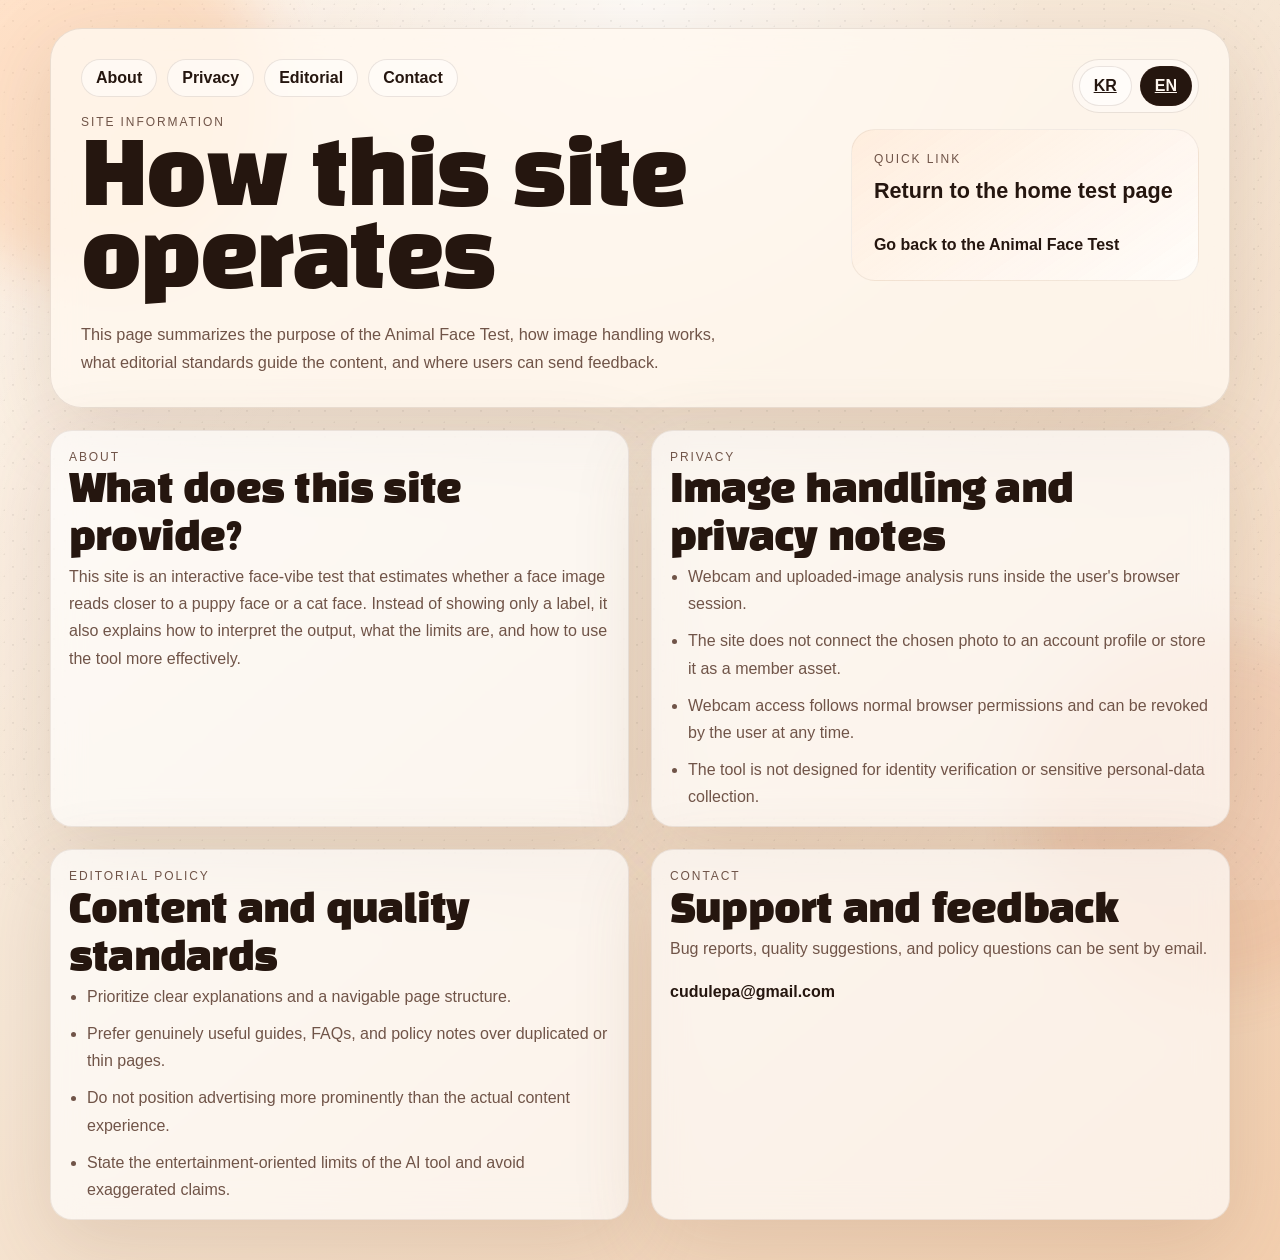
<file: site-info-en.html>
<!DOCTYPE html>
<html lang="en">
<head>

    <meta charset="UTF-8">
    <meta name="viewport" content="width=device-width, initial-scale=1.0">
    <meta name="description" content="Read the purpose of the Animal Face Test, how image handling works, the site's editorial standards, privacy notes, and the contact path.">
    <meta name="robots" content="index,follow,max-image-preview:large,max-snippet:-1,max-video-preview:-1">
    <meta name="googlebot" content="index,follow,max-image-preview:large,max-snippet:-1,max-video-preview:-1">
    <meta name="theme-color" content="#db6b3f">
    <meta name="author" content="Animal Face Test">
    <meta name="format-detection" content="telephone=no">
    <meta name="google-adsense-account" content="ca-pub-7308725012843259">
    <title>Site Information | Animal Face Test Privacy, Purpose, and Policy</title>
    <link rel="canonical" href="https://product-builder-lecture-dca.pages.dev/site-info-en.html">
    <link rel="alternate" hreflang="ko" href="https://product-builder-lecture-dca.pages.dev/site-info.html">
    <link rel="alternate" hreflang="en" href="https://product-builder-lecture-dca.pages.dev/site-info-en.html">
    <link rel="alternate" hreflang="x-default" href="https://product-builder-lecture-dca.pages.dev/site-info.html">
    <link rel="alternate" type="application/rss+xml" title="Animal Face Test RSS" href="https://product-builder-lecture-dca.pages.dev/rss.xml">
    <link rel="sitemap" type="application/xml" title="Sitemap" href="https://product-builder-lecture-dca.pages.dev/sitemap.xml">
    <link rel="manifest" href="https://product-builder-lecture-dca.pages.dev/site.webmanifest">
    <meta property="og:site_name" content="Animal Face Test">
    <meta property="og:type" content="website">
    <meta property="og:title" content="Site Information | Animal Face Test Privacy, Purpose, and Policy">
    <meta property="og:description" content="Read the purpose of the Animal Face Test, how image handling works, the site's editorial standards, privacy notes, and the contact path.">
    <meta property="og:url" content="https://product-builder-lecture-dca.pages.dev/site-info-en.html">
    <meta property="og:locale" content="en_US">
    <meta property="og:image" content="https://product-builder-lecture-dca.pages.dev/og-image.svg?v=20260410">
    <meta property="og:image:type" content="image/svg+xml">
    <meta property="og:image:width" content="1200">
    <meta property="og:image:height" content="630">
    <meta property="og:image:alt" content="Animal Face Test preview image">
    <meta name="twitter:card" content="summary_large_image">
    <meta name="twitter:title" content="Site Information | Animal Face Test Privacy, Purpose, and Policy">
    <meta name="twitter:description" content="Read the purpose of the Animal Face Test, how image handling works, the site's editorial standards, privacy notes, and the contact path.">
    <meta name="twitter:image" content="https://product-builder-lecture-dca.pages.dev/og-image.svg?v=20260410">
    <link rel="dns-prefetch" href="//fonts.googleapis.com">
    <link rel="dns-prefetch" href="//fonts.gstatic.com">
    <link rel="preconnect" href="https://fonts.googleapis.com">
    <link rel="preconnect" href="https://fonts.gstatic.com" crossorigin>
    <link rel="preload" href="https://fonts.googleapis.com/css2?family=Black+Han+Sans&family=SUIT:wght@400;500;700;800&display=swap" as="style">
    <link rel="stylesheet" href="https://fonts.googleapis.com/css2?family=Black+Han+Sans&family=SUIT:wght@400;500;700;800&display=swap" media="print" onload="this.media='all'">
    <link rel="preload" href="/style.css?v=20260410" as="style">
    <link rel="stylesheet" href="/style.css?v=20260410">
    <link rel="icon" href="/favicon.ico?v=20260410" sizes="any">
    <link rel="icon" href="/favicon-animal.svg?v=20260410" type="image/svg+xml" sizes="any">
    <link rel="alternate icon" href="/favicon.svg?v=20260410" type="image/svg+xml">
    <link rel="shortcut icon" href="/favicon.ico?v=20260410" type="image/x-icon">
    <noscript>
        <link rel="stylesheet" href="https://fonts.googleapis.com/css2?family=Black+Han+Sans&family=SUIT:wght@400;500;700;800&display=swap">
    </noscript>
    <script type="application/ld+json">{"@context": "https://schema.org", "@type": "Organization", "@id": "https://product-builder-lecture-dca.pages.dev/#organization", "name": "Animal Face Test", "url": "https://product-builder-lecture-dca.pages.dev/", "logo": {"@type": "ImageObject", "url": "https://product-builder-lecture-dca.pages.dev/favicon-animal.svg?v=20260410"}, "contactPoint": [{"@type": "ContactPoint", "contactType": "customer support", "email": "cudulepa@gmail.com", "availableLanguage": ["Korean", "English"]}]}</script>
    <script type="application/ld+json">{"@context": "https://schema.org", "@type": "WebSite", "@id": "https://product-builder-lecture-dca.pages.dev/#website", "name": "Animal Face Test", "url": "https://product-builder-lecture-dca.pages.dev/", "description": "강아지상 테스트와 고양이상 테스트를 웹캠 또는 사진으로 바로 해보고, AI 얼굴 분위기 분석 결과와 해석, 정확도 팁, 개인정보 안내까지 한 번에 확인하세요.", "publisher": {"@id": "https://product-builder-lecture-dca.pages.dev/#organization"}, "inLanguage": ["ko", "en"]}</script>
    <script type="application/ld+json">{"@context": "https://schema.org", "@type": "AboutPage", "@id": "https://product-builder-lecture-dca.pages.dev/site-info-en.html#webpage", "url": "https://product-builder-lecture-dca.pages.dev/site-info-en.html", "name": "Site Information | Animal Face Test Privacy, Purpose, and Policy", "description": "Read the purpose of the Animal Face Test, how image handling works, the site's editorial standards, privacy notes, and the contact path.", "isPartOf": {"@id": "https://product-builder-lecture-dca.pages.dev/#website"}, "inLanguage": "en", "primaryImageOfPage": {"@type": "ImageObject", "url": "https://product-builder-lecture-dca.pages.dev/og-image.svg?v=20260410"}, "publisher": {"@id": "https://product-builder-lecture-dca.pages.dev/#organization"}}</script>
</head>
<body>
    <noscript>
        <div class="noscript-banner">This page can be read without JavaScript, but some interactive elements may be unavailable.</div>
    </noscript>
    <div class="noise"></div>
    <div class="blob blob-one"></div>
    <div class="blob blob-two"></div>

    <main class="subpage-shell">
        <section class="hero-card subpage-hero">
            <div>
                <nav class="site-nav" aria-label="Page navigation">
                    <a href="#about">About</a>
                    <a href="#privacy">Privacy</a>
                    <a href="#editorial">Editorial</a>
                    <a href="#contact">Contact</a>
                </nav>
                <p class="eyebrow">SITE INFORMATION</p>
                <h1>How this site operates</h1>
                <p class="hero-description">This page summarizes the purpose of the Animal Face Test, how image handling works, what editorial standards guide the content, and where users can send feedback.</p>
            </div>
            <div class="hero-side">
                <nav class="locale-switch" aria-label="Language switcher">
                    <a class="locale-link" href="./site-info.html">KR</a>
                    <a class="locale-link active" href="./site-info-en.html">EN</a>
                </nav>
                <div class="stat-card">
                    <p class="stat-label">Quick Link</p>
                    <strong>Return to the home test page</strong>
                    <p class="stat-copy"><a class="text-link" href="./en.html">Go back to the Animal Face Test</a></p>
                </div>
            </div>
        </section>

        <section class="subpage-grid">
            <article class="panel subpage-card" id="about">
                <p class="section-label">About</p>
                <h2>What does this site provide?</h2>
                <p>This site is an interactive face-vibe test that estimates whether a face image reads closer to a puppy face or a cat face. Instead of showing only a label, it also explains how to interpret the output, what the limits are, and how to use the tool more effectively.</p>
            </article>
            <article class="panel subpage-card" id="privacy">
                <p class="section-label">Privacy</p>
                <h2>Image handling and privacy notes</h2>
                <ul class="tip-list">
                    <li>Webcam and uploaded-image analysis runs inside the user's browser session.</li>
                    <li>The site does not connect the chosen photo to an account profile or store it as a member asset.</li>
                    <li>Webcam access follows normal browser permissions and can be revoked by the user at any time.</li>
                    <li>The tool is not designed for identity verification or sensitive personal-data collection.</li>
                </ul>
            </article>
            <article class="panel subpage-card" id="editorial">
                <p class="section-label">Editorial Policy</p>
                <h2>Content and quality standards</h2>
                <ul class="tip-list">
                    <li>Prioritize clear explanations and a navigable page structure.</li>
                    <li>Prefer genuinely useful guides, FAQs, and policy notes over duplicated or thin pages.</li>
                    <li>Do not position advertising more prominently than the actual content experience.</li>
                    <li>State the entertainment-oriented limits of the AI tool and avoid exaggerated claims.</li>
                </ul>
            </article>
            <article class="panel subpage-card" id="contact">
                <p class="section-label">Contact</p>
                <h2>Support and feedback</h2>
                <p>Bug reports, quality suggestions, and policy questions can be sent by email.</p>
                <p><a class="text-link" href="mailto:cudulepa@gmail.com">cudulepa@gmail.com</a></p>
            </article>
        </section>
    </main>
</body>
</html>
</file>
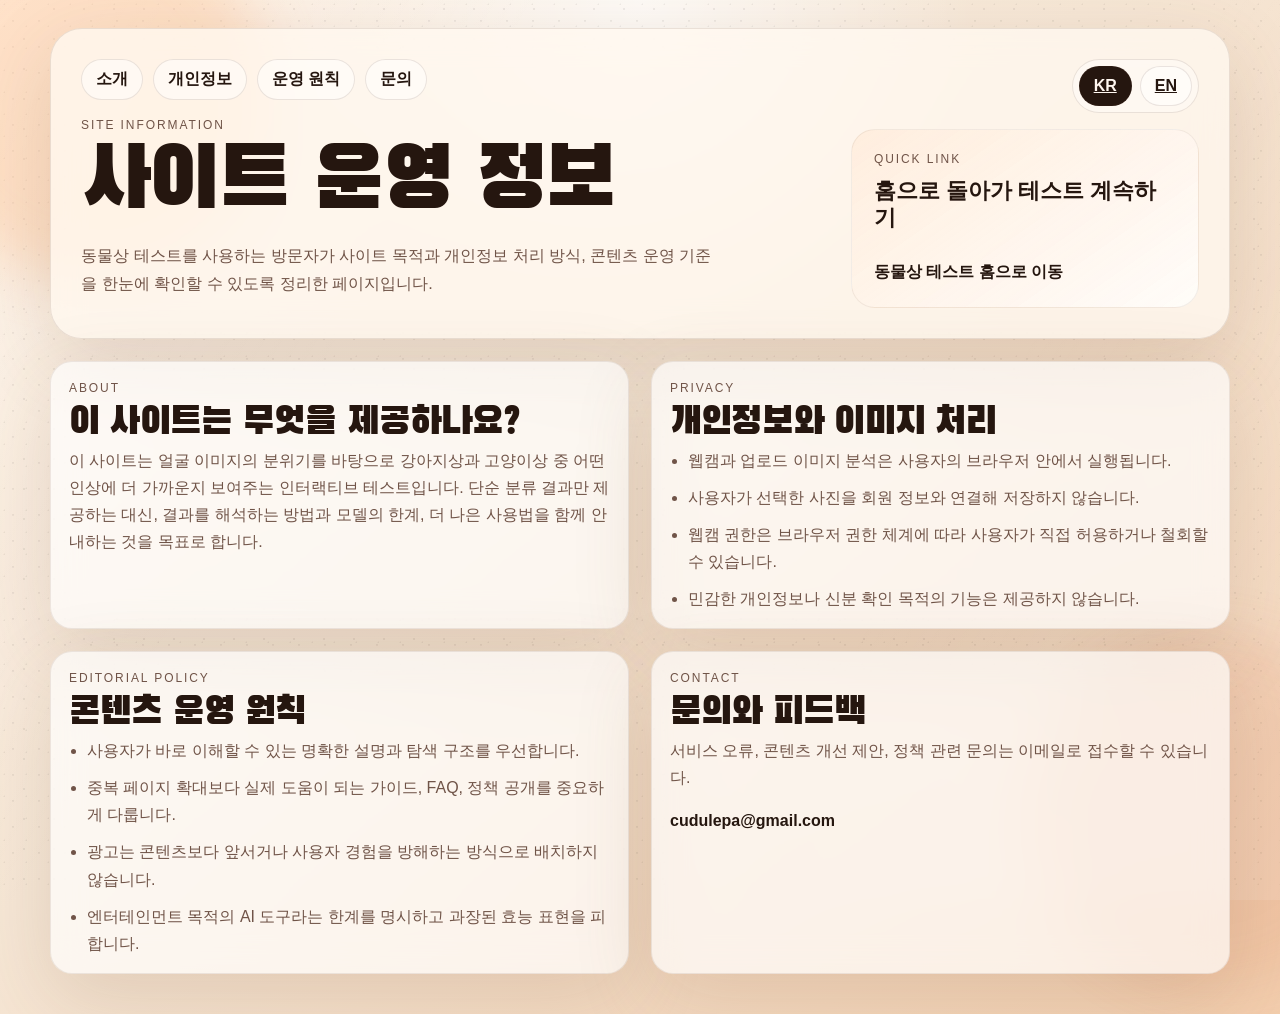
<file: site-info.html>
<!DOCTYPE html>
<html lang="ko">
<head>

    <meta charset="UTF-8">
    <meta name="viewport" content="width=device-width, initial-scale=1.0">
    <meta name="description" content="동물상 테스트 사이트의 운영 목적, 이미지 처리 방식, 개인정보 안내, 콘텐츠 운영 원칙, 문의 경로를 확인할 수 있는 사이트 정보 페이지입니다.">
    <meta name="robots" content="index,follow,max-image-preview:large,max-snippet:-1,max-video-preview:-1">
    <meta name="googlebot" content="index,follow,max-image-preview:large,max-snippet:-1,max-video-preview:-1">
    <meta name="theme-color" content="#db6b3f">
    <meta name="author" content="Animal Face Test">
    <meta name="format-detection" content="telephone=no">
    <meta name="google-adsense-account" content="ca-pub-7308725012843259">
    <title>사이트 정보 | 동물상 테스트 운영 목적, 개인정보, 운영 원칙</title>
    <link rel="canonical" href="https://product-builder-lecture-dca.pages.dev/site-info.html">
    <link rel="alternate" hreflang="ko" href="https://product-builder-lecture-dca.pages.dev/site-info.html">
    <link rel="alternate" hreflang="en" href="https://product-builder-lecture-dca.pages.dev/site-info-en.html">
    <link rel="alternate" hreflang="x-default" href="https://product-builder-lecture-dca.pages.dev/site-info.html">
    <link rel="alternate" type="application/rss+xml" title="Animal Face Test RSS" href="https://product-builder-lecture-dca.pages.dev/rss.xml">
    <link rel="sitemap" type="application/xml" title="Sitemap" href="https://product-builder-lecture-dca.pages.dev/sitemap.xml">
    <link rel="manifest" href="https://product-builder-lecture-dca.pages.dev/site.webmanifest">
    <meta property="og:site_name" content="Animal Face Test">
    <meta property="og:type" content="website">
    <meta property="og:title" content="사이트 정보 | 동물상 테스트 운영 목적, 개인정보, 운영 원칙">
    <meta property="og:description" content="동물상 테스트 사이트의 운영 목적, 이미지 처리 방식, 개인정보 안내, 콘텐츠 운영 원칙, 문의 경로를 확인할 수 있는 사이트 정보 페이지입니다.">
    <meta property="og:url" content="https://product-builder-lecture-dca.pages.dev/site-info.html">
    <meta property="og:locale" content="ko_KR">
    <meta property="og:image" content="https://product-builder-lecture-dca.pages.dev/og-image.svg?v=20260410">
    <meta property="og:image:type" content="image/svg+xml">
    <meta property="og:image:width" content="1200">
    <meta property="og:image:height" content="630">
    <meta property="og:image:alt" content="Animal Face Test preview image">
    <meta name="twitter:card" content="summary_large_image">
    <meta name="twitter:title" content="사이트 정보 | 동물상 테스트 운영 목적, 개인정보, 운영 원칙">
    <meta name="twitter:description" content="동물상 테스트 사이트의 운영 목적, 이미지 처리 방식, 개인정보 안내, 콘텐츠 운영 원칙, 문의 경로를 확인할 수 있는 사이트 정보 페이지입니다.">
    <meta name="twitter:image" content="https://product-builder-lecture-dca.pages.dev/og-image.svg?v=20260410">
    <link rel="dns-prefetch" href="//fonts.googleapis.com">
    <link rel="dns-prefetch" href="//fonts.gstatic.com">
    <link rel="preconnect" href="https://fonts.googleapis.com">
    <link rel="preconnect" href="https://fonts.gstatic.com" crossorigin>
    <link rel="preload" href="https://fonts.googleapis.com/css2?family=Black+Han+Sans&family=SUIT:wght@400;500;700;800&display=swap" as="style">
    <link rel="stylesheet" href="https://fonts.googleapis.com/css2?family=Black+Han+Sans&family=SUIT:wght@400;500;700;800&display=swap" media="print" onload="this.media='all'">
    <link rel="preload" href="/style.css?v=20260410" as="style">
    <link rel="stylesheet" href="/style.css?v=20260410">
    <link rel="icon" href="/favicon.ico?v=20260410" sizes="any">
    <link rel="icon" href="/favicon-animal.svg?v=20260410" type="image/svg+xml" sizes="any">
    <link rel="alternate icon" href="/favicon.svg?v=20260410" type="image/svg+xml">
    <link rel="shortcut icon" href="/favicon.ico?v=20260410" type="image/x-icon">
    <noscript>
        <link rel="stylesheet" href="https://fonts.googleapis.com/css2?family=Black+Han+Sans&family=SUIT:wght@400;500;700;800&display=swap">
    </noscript>
    <script type="application/ld+json">{"@context": "https://schema.org", "@type": "Organization", "@id": "https://product-builder-lecture-dca.pages.dev/#organization", "name": "Animal Face Test", "url": "https://product-builder-lecture-dca.pages.dev/", "logo": {"@type": "ImageObject", "url": "https://product-builder-lecture-dca.pages.dev/favicon-animal.svg?v=20260410"}, "contactPoint": [{"@type": "ContactPoint", "contactType": "customer support", "email": "cudulepa@gmail.com", "availableLanguage": ["Korean", "English"]}]}</script>
    <script type="application/ld+json">{"@context": "https://schema.org", "@type": "WebSite", "@id": "https://product-builder-lecture-dca.pages.dev/#website", "name": "Animal Face Test", "url": "https://product-builder-lecture-dca.pages.dev/", "description": "강아지상 테스트와 고양이상 테스트를 웹캠 또는 사진으로 바로 해보고, AI 얼굴 분위기 분석 결과와 해석, 정확도 팁, 개인정보 안내까지 한 번에 확인하세요.", "publisher": {"@id": "https://product-builder-lecture-dca.pages.dev/#organization"}, "inLanguage": ["ko", "en"]}</script>
    <script type="application/ld+json">{"@context": "https://schema.org", "@type": "AboutPage", "@id": "https://product-builder-lecture-dca.pages.dev/site-info.html#webpage", "url": "https://product-builder-lecture-dca.pages.dev/site-info.html", "name": "사이트 정보 | 동물상 테스트 운영 목적, 개인정보, 운영 원칙", "description": "동물상 테스트 사이트의 운영 목적, 이미지 처리 방식, 개인정보 안내, 콘텐츠 운영 원칙, 문의 경로를 확인할 수 있는 사이트 정보 페이지입니다.", "isPartOf": {"@id": "https://product-builder-lecture-dca.pages.dev/#website"}, "inLanguage": "ko", "primaryImageOfPage": {"@type": "ImageObject", "url": "https://product-builder-lecture-dca.pages.dev/og-image.svg?v=20260410"}, "publisher": {"@id": "https://product-builder-lecture-dca.pages.dev/#organization"}}</script>
</head>
<body>
    <noscript>
        <div class="noscript-banner">이 페이지는 JavaScript 없이도 읽을 수 있지만, 일부 상호작용 요소는 비활성화될 수 있습니다.</div>
    </noscript>
    <div class="noise"></div>
    <div class="blob blob-one"></div>
    <div class="blob blob-two"></div>

    <main class="subpage-shell">
        <section class="hero-card subpage-hero">
            <div>
                <nav class="site-nav" aria-label="페이지 탐색">
                    <a href="#about">소개</a>
                    <a href="#privacy">개인정보</a>
                    <a href="#editorial">운영 원칙</a>
                    <a href="#contact">문의</a>
                </nav>
                <p class="eyebrow">SITE INFORMATION</p>
                <h1>사이트 운영 정보</h1>
                <p class="hero-description">동물상 테스트를 사용하는 방문자가 사이트 목적과 개인정보 처리 방식, 콘텐츠 운영 기준을 한눈에 확인할 수 있도록 정리한 페이지입니다.</p>
            </div>
            <div class="hero-side">
                <nav class="locale-switch" aria-label="언어 선택">
                    <a class="locale-link active" href="./site-info.html">KR</a>
                    <a class="locale-link" href="./site-info-en.html">EN</a>
                </nav>
                <div class="stat-card">
                    <p class="stat-label">Quick Link</p>
                    <strong>홈으로 돌아가 테스트 계속하기</strong>
                    <p class="stat-copy"><a class="text-link" href="./index.html">동물상 테스트 홈으로 이동</a></p>
                </div>
            </div>
        </section>

        <section class="subpage-grid">
            <article class="panel subpage-card" id="about">
                <p class="section-label">About</p>
                <h2>이 사이트는 무엇을 제공하나요?</h2>
                <p>이 사이트는 얼굴 이미지의 분위기를 바탕으로 강아지상과 고양이상 중 어떤 인상에 더 가까운지 보여주는 인터랙티브 테스트입니다. 단순 분류 결과만 제공하는 대신, 결과를 해석하는 방법과 모델의 한계, 더 나은 사용법을 함께 안내하는 것을 목표로 합니다.</p>
            </article>
            <article class="panel subpage-card" id="privacy">
                <p class="section-label">Privacy</p>
                <h2>개인정보와 이미지 처리</h2>
                <ul class="tip-list">
                    <li>웹캠과 업로드 이미지 분석은 사용자의 브라우저 안에서 실행됩니다.</li>
                    <li>사용자가 선택한 사진을 회원 정보와 연결해 저장하지 않습니다.</li>
                    <li>웹캠 권한은 브라우저 권한 체계에 따라 사용자가 직접 허용하거나 철회할 수 있습니다.</li>
                    <li>민감한 개인정보나 신분 확인 목적의 기능은 제공하지 않습니다.</li>
                </ul>
            </article>
            <article class="panel subpage-card" id="editorial">
                <p class="section-label">Editorial Policy</p>
                <h2>콘텐츠 운영 원칙</h2>
                <ul class="tip-list">
                    <li>사용자가 바로 이해할 수 있는 명확한 설명과 탐색 구조를 우선합니다.</li>
                    <li>중복 페이지 확대보다 실제 도움이 되는 가이드, FAQ, 정책 공개를 중요하게 다룹니다.</li>
                    <li>광고는 콘텐츠보다 앞서거나 사용자 경험을 방해하는 방식으로 배치하지 않습니다.</li>
                    <li>엔터테인먼트 목적의 AI 도구라는 한계를 명시하고 과장된 효능 표현을 피합니다.</li>
                </ul>
            </article>
            <article class="panel subpage-card" id="contact">
                <p class="section-label">Contact</p>
                <h2>문의와 피드백</h2>
                <p>서비스 오류, 콘텐츠 개선 제안, 정책 관련 문의는 이메일로 접수할 수 있습니다.</p>
                <p><a class="text-link" href="mailto:cudulepa@gmail.com">cudulepa@gmail.com</a></p>
            </article>
        </section>
    </main>
</body>
</html>
</file>
<file: style.css>
:root {
    --bg: #f7f1e8;
    --surface: rgba(255, 248, 239, 0.8);
    --surface-strong: #fffaf4;
    --line: rgba(83, 52, 32, 0.12);
    --text: #25160f;
    --muted: #705448;
    --accent: #db6b3f;
    --accent-strong: #bf4c2d;
    --accent-soft: #ffd8ba;
    --card-shadow: 0 24px 80px rgba(110, 73, 48, 0.16);
    --bar-track: rgba(94, 58, 37, 0.09);
}

* {
    box-sizing: border-box;
}

html {
    scroll-behavior: smooth;
}

body {
    margin: 0;
    min-height: 100vh;
    padding: 28px 18px 40px;
    font-family: "SUIT", "Noto Sans KR", sans-serif;
    color: var(--text);
    background:
        radial-gradient(circle at top, rgba(255, 255, 255, 0.75), transparent 28%),
        linear-gradient(140deg, #fff5eb 0%, #f6e7d6 44%, #f3cfaf 100%);
    position: relative;
    overflow-x: hidden;
}

.noscript-banner {
    position: relative;
    z-index: 2;
    width: min(1180px, calc(100% - 36px));
    margin: 0 auto 16px;
    padding: 14px 18px;
    border: 1px solid rgba(120, 73, 42, 0.14);
    border-radius: 18px;
    background: rgba(255, 250, 244, 0.92);
    color: var(--text);
    box-shadow: 0 16px 48px rgba(110, 73, 48, 0.12);
}

body::before {
    content: "";
    position: fixed;
    inset: 0;
    background:
        linear-gradient(120deg, rgba(255, 255, 255, 0.12), transparent 30%),
        linear-gradient(300deg, rgba(255, 255, 255, 0.16), transparent 32%);
    pointer-events: none;
}

.noise {
    position: fixed;
    inset: 0;
    opacity: 0.06;
    background-image:
        radial-gradient(circle at 20% 20%, #000 0.8px, transparent 1px),
        radial-gradient(circle at 80% 30%, #000 0.8px, transparent 1px),
        radial-gradient(circle at 50% 80%, #000 0.8px, transparent 1px);
    background-size: 22px 22px, 30px 30px, 26px 26px;
    pointer-events: none;
}

.blob {
    position: fixed;
    width: 360px;
    height: 360px;
    border-radius: 999px;
    filter: blur(28px);
    opacity: 0.45;
    pointer-events: none;
}

.blob-one {
    top: -80px;
    left: -90px;
    background: rgba(255, 184, 128, 0.75);
}

.blob-two {
    right: -110px;
    bottom: -90px;
    background: rgba(219, 107, 63, 0.28);
}

.page-shell,
.subpage-shell {
    width: min(1180px, 100%);
    margin: 0 auto;
    display: grid;
    gap: 22px;
    position: relative;
    z-index: 1;
}

.hero-card,
.panel {
    background: var(--surface);
    border: 1px solid var(--line);
    border-radius: 32px;
    box-shadow: var(--card-shadow);
    backdrop-filter: blur(16px);
}

.hero-card {
    padding: 30px;
    display: grid;
    grid-template-columns: minmax(0, 1.5fr) minmax(240px, 0.7fr);
    gap: 24px;
}

.eyebrow,
.section-label,
.result-kicker,
.match-label,
.stat-label {
    margin: 0;
    letter-spacing: 0.16em;
    text-transform: uppercase;
    font-size: 0.75rem;
    color: var(--muted);
}

h1,
h2,
h3 {
    margin: 0;
    font-family: "Black Han Sans", "SUIT", sans-serif;
    font-weight: 400;
    letter-spacing: -0.02em;
}

h1 {
    margin-top: 10px;
    font-size: clamp(2.8rem, 7vw, 5.4rem);
    line-height: 0.95;
}

h2 {
    font-size: clamp(1.8rem, 4vw, 2.4rem);
}

h3 {
    font-size: clamp(1.45rem, 3vw, 1.9rem);
}

p,
ul {
    margin: 0;
}

.hero-description,
.status-text,
.result-summary,
.match-card p,
.stat-copy,
.score-meta,
.section-copy,
details p,
.site-footer p,
.tip-list,
.story-card p,
.trust-card p,
.subpage-card p {
    color: var(--muted);
    line-height: 1.7;
}

.hero-description {
    margin-top: 18px;
    max-width: 640px;
    font-size: 1.02rem;
}

.site-nav {
    display: flex;
    flex-wrap: wrap;
    gap: 10px;
    margin-bottom: 18px;
}

.site-nav a,
.text-link,
.footer-links a {
    color: var(--text);
    text-decoration: none;
}

.site-nav a {
    padding: 9px 14px;
    border-radius: 999px;
    background: rgba(255, 255, 255, 0.52);
    border: 1px solid var(--line);
    font-weight: 700;
}

.hero-badges {
    margin-top: 22px;
    display: flex;
    flex-wrap: wrap;
    gap: 10px;
}

.hero-badges span,
.locale-link,
.secondary-button {
    border: 1px solid var(--line);
    background: rgba(255, 255, 255, 0.52);
}

.hero-badges span {
    padding: 10px 14px;
    border-radius: 999px;
    font-size: 0.92rem;
}

.hero-side {
    display: grid;
    align-content: space-between;
    gap: 16px;
}

.locale-switch {
    display: inline-flex;
    gap: 8px;
    justify-self: end;
    padding: 6px;
    border-radius: 999px;
    background: rgba(255, 255, 255, 0.36);
    border: 1px solid var(--line);
}

.locale-link {
    padding: 10px 14px;
    min-width: 48px;
    border-radius: 999px;
    text-align: center;
    color: var(--text);
    font-weight: 800;
}

.locale-link.active {
    background: var(--text);
    color: #fff7f0;
}

.stat-card {
    padding: 22px;
    border-radius: 24px;
    background: linear-gradient(145deg, rgba(255, 237, 221, 0.95), rgba(255, 255, 255, 0.72));
    border: 1px solid rgba(96, 62, 39, 0.08);
}

.stat-card strong {
    display: block;
    margin-top: 12px;
    font-size: 1.35rem;
    line-height: 1.25;
}

.stat-copy {
    margin-top: 10px;
}

.app-grid,
.story-grid,
.detail-grid,
.trust-grid,
.subpage-grid {
    display: grid;
    gap: 22px;
}

.app-grid {
    grid-template-columns: minmax(0, 1.15fr) minmax(320px, 0.85fr);
}

.story-grid,
.trust-grid,
.subpage-grid {
    grid-template-columns: repeat(3, minmax(0, 1fr));
}

.detail-grid {
    grid-template-columns: repeat(2, minmax(0, 1fr));
}

.panel {
    padding: 28px;
}

.section-heading {
    display: grid;
    gap: 8px;
}

.section-heading-wide {
    margin-bottom: 2px;
}

.section-stack {
    display: grid;
    gap: 22px;
}

.button-row {
    margin-top: 24px;
    display: flex;
    flex-wrap: wrap;
    gap: 12px;
}

.primary-button,
.secondary-button {
    min-height: 56px;
    padding: 16px 20px;
    border-radius: 18px;
    border: 1px solid transparent;
    font: inherit;
    font-weight: 800;
    cursor: pointer;
    transition: transform 0.18s ease, background-color 0.18s ease, border-color 0.18s ease;
}

.primary-button {
    background: linear-gradient(135deg, var(--accent), var(--accent-strong));
    color: #fffaf6;
}

.secondary-button {
    display: inline-flex;
    align-items: center;
    justify-content: center;
    color: var(--text);
}

.primary-button:hover,
.secondary-button:hover,
.locale-link:hover,
.site-nav a:hover,
.text-link:hover,
.footer-links a:hover {
    transform: translateY(-2px);
}

#image-upload {
    position: absolute;
    width: 1px;
    height: 1px;
    overflow: hidden;
    clip: rect(0, 0, 0, 0);
}

.status-text {
    margin-top: 18px;
    min-height: 28px;
}

.preview-grid {
    margin-top: 20px;
    display: grid;
    grid-template-columns: repeat(2, minmax(0, 1fr));
    gap: 16px;
}

.preview-card {
    display: grid;
    gap: 10px;
}

.preview-label {
    margin: 0;
    font-weight: 700;
}

.media-stage {
    aspect-ratio: 1 / 1;
    width: 100%;
    display: grid;
    place-items: center;
    overflow: hidden;
    border-radius: 24px;
    border: 1px dashed rgba(93, 58, 36, 0.22);
    background:
        linear-gradient(180deg, rgba(255, 255, 255, 0.58), rgba(255, 239, 223, 0.88));
}

.media-stage.empty {
    padding: 24px;
    text-align: center;
    color: var(--muted);
}

.media-stage canvas,
.media-stage img {
    width: 100%;
    height: 100%;
    object-fit: cover;
    display: block;
}

.result-panel {
    display: grid;
    align-content: start;
    gap: 20px;
}

.result-hero {
    padding: 22px;
    border-radius: 24px;
    background: linear-gradient(160deg, rgba(255, 233, 214, 0.96), rgba(255, 251, 246, 0.8));
    border: 1px solid rgba(101, 63, 40, 0.08);
}

.result-hero h3 {
    margin-top: 10px;
    font-size: clamp(2rem, 5vw, 3rem);
}

.match-card {
    padding: 20px;
    border-radius: 24px;
    background: var(--surface-strong);
    border: 1px solid var(--line);
}

.match-card strong {
    display: block;
    margin: 10px 0 8px;
    font-size: 1.3rem;
}

.is-hidden {
    display: none;
}

.score-list,
.faq-list {
    display: grid;
    gap: 14px;
}

.score-item,
details,
.subpage-card,
.story-card,
.detail-card,
.trust-card {
    padding: 16px 18px;
    border-radius: 22px;
    background: rgba(255, 255, 255, 0.66);
    border: 1px solid rgba(96, 62, 39, 0.1);
}

.score-head {
    display: flex;
    align-items: baseline;
    justify-content: space-between;
    gap: 12px;
    margin-bottom: 12px;
}

.score-name {
    font-weight: 800;
    font-size: 1rem;
}

.score-percent {
    font-weight: 800;
    color: var(--accent-strong);
}

.score-bar {
    height: 14px;
    border-radius: 999px;
    overflow: hidden;
    background: var(--bar-track);
}

.score-fill {
    height: 100%;
    width: 0;
    border-radius: inherit;
    background: linear-gradient(90deg, #ffb37c, #db6b3f);
    transition: width 0.24s ease;
}

.tip-list {
    padding-left: 18px;
}

.tip-list li + li {
    margin-top: 10px;
}

details summary {
    cursor: pointer;
    font-weight: 800;
    list-style: none;
}

details summary::-webkit-details-marker {
    display: none;
}

details p {
    margin-top: 12px;
}

.text-link {
    display: inline-flex;
    margin-top: 16px;
    font-weight: 800;
}

.site-footer {
    width: min(1180px, calc(100% - 36px));
    margin: 18px auto 0;
    padding: 20px 24px;
    border-radius: 24px;
    border: 1px solid var(--line);
    background: rgba(255, 250, 244, 0.7);
    box-shadow: var(--card-shadow);
    backdrop-filter: blur(14px);
    display: flex;
    align-items: center;
    justify-content: space-between;
    gap: 16px;
    position: relative;
    z-index: 1;
}

.site-footer strong {
    display: block;
    margin-bottom: 6px;
}

.footer-links {
    display: flex;
    flex-wrap: wrap;
    gap: 14px;
}

.subpage-hero {
    align-items: start;
}

.subpage-grid {
    grid-template-columns: repeat(2, minmax(0, 1fr));
}

.share-icon-button {
    transition: transform 0.2s cubic-bezier(0.175, 0.885, 0.32, 1.275), filter 0.2s ease;
}

.share-icon-button:hover {
    transform: scale(1.1) translateY(-2px);
    filter: brightness(1.05);
}

.share-icon-button:active {
    transform: scale(0.95);
}

@media (max-width: 960px) {
    .hero-card,
    .app-grid,
    .preview-grid,
    .story-grid,
    .detail-grid,
    .trust-grid,
    .subpage-grid {
        grid-template-columns: 1fr;
    }

    .hero-side {
        align-content: start;
    }

    .locale-switch {
        justify-self: start;
    }

    .site-footer {
        flex-direction: column;
        align-items: flex-start;
    }
}

@media (max-width: 640px) {
    body {
        padding: 16px 12px 28px;
    }

    .hero-card,
    .panel,
    .site-footer {
        padding: 20px;
        border-radius: 24px;
    }

    h1 {
        font-size: clamp(2.3rem, 13vw, 3.8rem);
    }

    .button-row {
        display: grid;
    }

    .primary-button,
    .secondary-button {
        width: 100%;
    }
}
</file>
